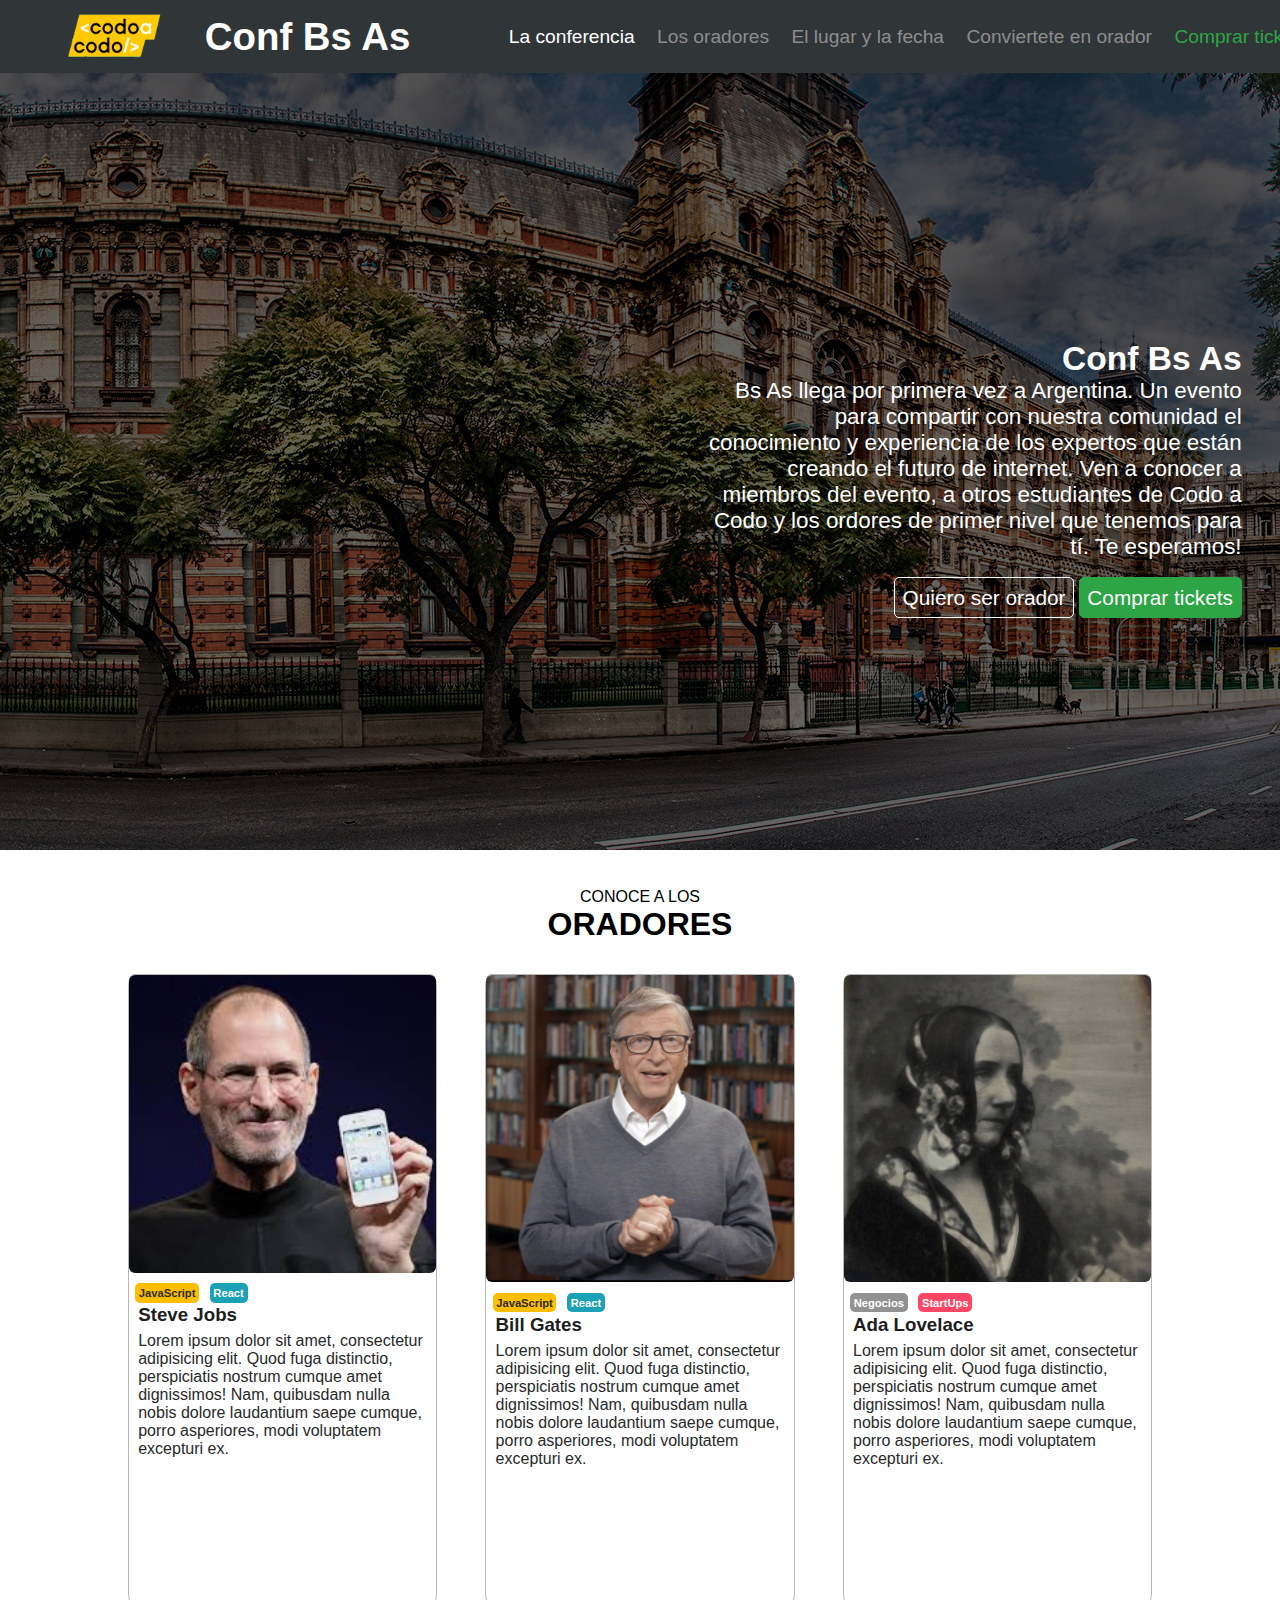
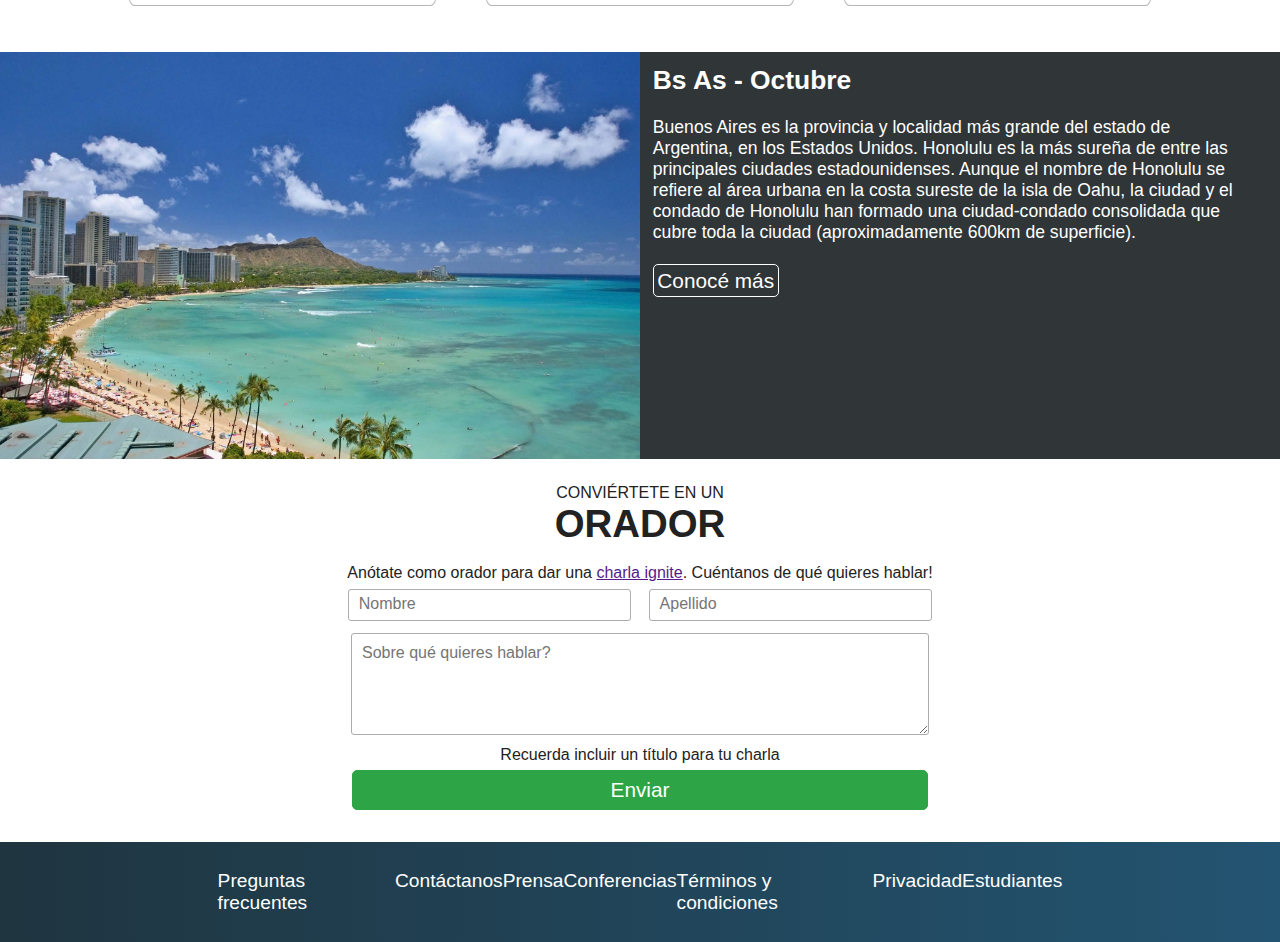
<file: index.html>
<!DOCTYPE html>
<html lang="en">
<head>
    <meta charset="UTF-8">
    <meta http-equiv="X-UA-Compatible" content="IE=edge">
    <meta name="viewport" content="width=h1, initial-scale=1.0">
    <title>Inicio</title>
    <link rel="stylesheet" href="./css/style.css">
</head>
<body>
    <nav class="flex-conteiner-nav">
        <img src="./img/codoacodo.png" alt="">

        <h1 class="caja2">Conf Bs As</h1>

        <ul class="caja3">
            <li> <a href="" id="select">La conferencia</a> </li>
            <li> <a href="" >Los oradores</a> </li>
            <li> <a href="">El lugar y la fecha</a> </li>
            <li> <a href="">Conviertete en orador</a> </li>
            <li> <a href="comprar.html" id="comprar">Comprar tickets</a> </li>
        </ul>
    </nav>

    <main>

        <div class="flex-conteiner2">

            <div class="c2_caja1">
                <h2>Conf Bs As</h2>
                <p>Bs As llega por primera vez a Argentina. Un evento para compartir con nuestra comunidad el conocimiento y experiencia de los expertos que están creando el futuro de internet. Ven a conocer a miembros del evento, a otros estudiantes de Codo a Codo y los ordores de primer nivel que tenemos para tí. Te esperamos!</p>
            </div>

            <div class="c2_caja2">
                <button class="boton1" >Quiero ser orador</button>
                <button class="boton2">Comprar tickets</button>
            </div>

        </div>
        
        <div class="flex-conteiner3">

            <div class="c3_caja1">
                <label for="">CONOCE A LOS</label>
                <h2>ORADORES</h2>
            </div>

                <div class="c3_caja2">

                    <img src="./img/steve.jpg" alt="">
                    <label for="" id="e_java" class="etiquetas">JavaScript</label>
                    <label for="" id="e_react" class="etiquetas">React</label>
                    <h3 class="titulo">Steve Jobs</h3>
                    <p class="parrafo">Lorem ipsum dolor sit amet, consectetur adipisicing elit. Quod fuga distinctio, perspiciatis nostrum cumque amet dignissimos! Nam, quibusdam nulla nobis dolore laudantium saepe cumque, porro asperiores, modi voluptatem excepturi ex.</p>

                </div>

                <div class="c3_caja3">

                    <img src="./img/bill.jpg" alt="">
                    <label for="" id="e_java" class="etiquetas">JavaScript</label>
                    <label for="" id="e_react" class="etiquetas">React</label>
                    <h3 class="titulo">Bill Gates</h3>
                    <p class="parrafo">Lorem ipsum dolor sit amet, consectetur adipisicing elit. Quod fuga distinctio, perspiciatis nostrum cumque amet dignissimos! Nam, quibusdam nulla nobis dolore laudantium saepe cumque, porro asperiores, modi voluptatem excepturi ex.</p>

                </div>

                <div class="c3_caja4">

                    <img src="./img/ada.jpeg" alt="">
                    <label for="" id="e_negocios" class="etiquetas">Negocios</label>
                    <label for="" id="e_startups" class="etiquetas">StartUps</label>
                    <h3 class="titulo">Ada Lovelace</h3>
                    <p class="parrafo">Lorem ipsum dolor sit amet, consectetur adipisicing elit. Quod fuga distinctio, perspiciatis nostrum cumque amet dignissimos! Nam, quibusdam nulla nobis dolore laudantium saepe cumque, porro asperiores, modi voluptatem excepturi ex.</p>

                </div>


        </div>

        <section class="flex-conteiner4">
            
            <img src="./img/honolulu.jpg" alt="" class="c4_caja1">
            <div class="c4_caja2">
                <h2>Bs As - Octubre</h2> <br>
                <p>Buenos Aires es la provincia y localidad más grande del estado de Argentina, en los Estados Unidos. Honolulu es la más sureña de entre las principales ciudades estadounidenses. Aunque el nombre de Honolulu se refiere al área urbana en la costa sureste de la isla de Oahu, la ciudad y el condado de Honolulu han formado una ciudad-condado consolidada que cubre toda la ciudad (aproximadamente 600km de superficie).</p> <br>
                <button class="boton1">Conocé más</button>
            </div>

        </section>

        <form action="" class="formulario">

            <label>CONVIÉRTETE EN UN</label> <h2>ORADOR</h2>
            <br>
            <P>Anótate como orador para dar una <a href="">charla ignite</a>. Cuéntanos de qué quieres hablar!</P>
            <input type="text" class="paraInputs" placeholder="Nombre">
            <input type="text" class="paraInputs" placeholder="Apellido">
            <br>
            <textarea name="" id="" cols="30" rows="10" class="paraInputs"placeholder="Sobre qué quieres hablar?"></textarea>
            <P>Recuerda incluir un título para tu charla</P>
            <button class="boton2">Enviar</button>
        </form>

        <footer>
            <ul class="caja3" id="navFooter">
                <li><a href="">Preguntas frecuentes</a></li>
                <li><a href="">Contáctanos</a></li>
                <li><a href="">Prensa</a></li>
                <li><a href="">Conferencias</a></li>
                <li><a href="">Términos y condiciones</a></li>
                <li><a href="">Privacidad</a></li>
                <li><a href="">Estudiantes</a></li>
            </ul>
        </footer>
    </main>
</body>
</html>
</file>
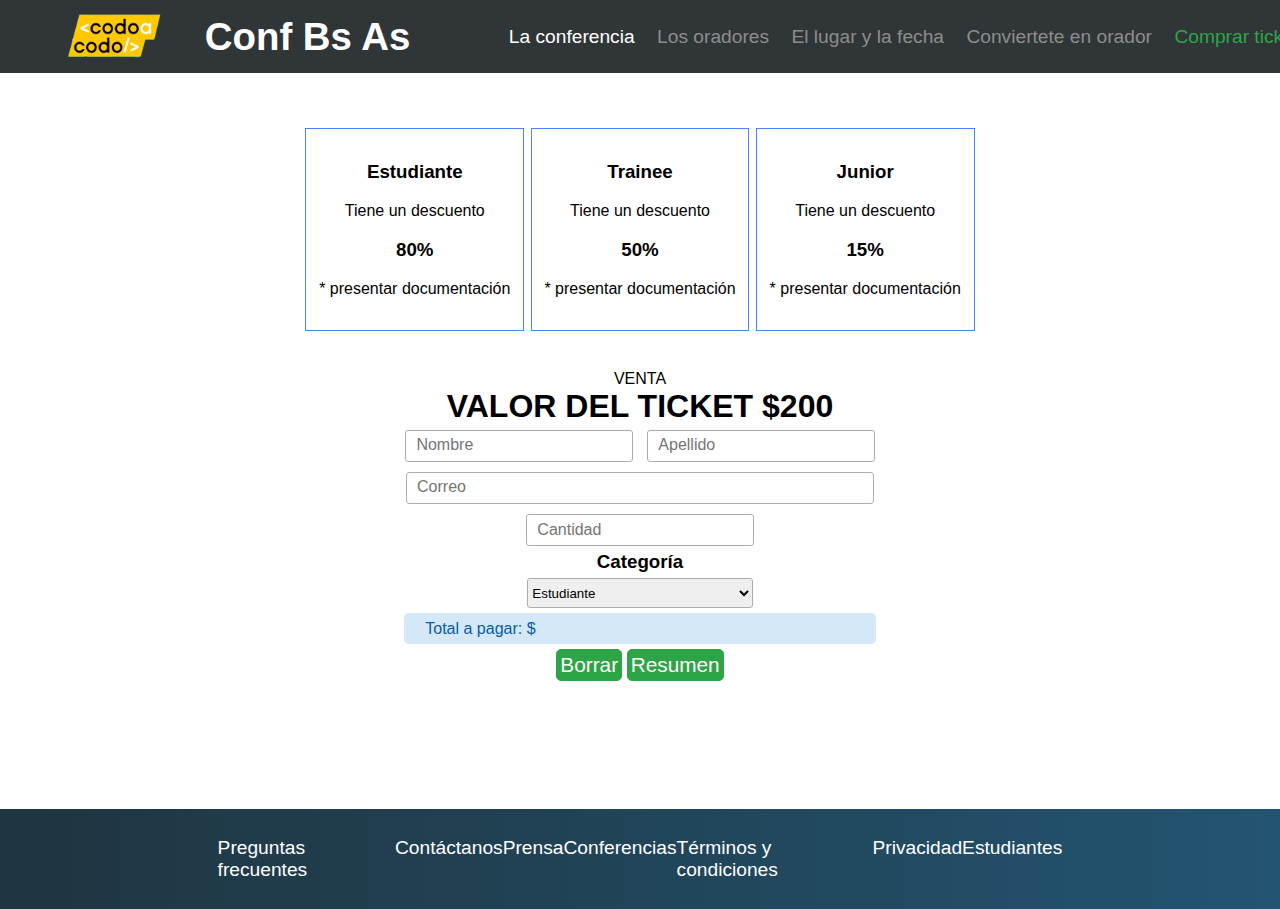
<file: comprar.html>
<!DOCTYPE html>
<html lang="en">
<head>
    <meta charset="UTF-8">
    <meta http-equiv="X-UA-Compatible" content="IE=edge">
    <meta name="viewport" content="width=device-width, initial-scale=1.0">
    <title>Comprar tickets</title>
    <link rel="stylesheet" href="./css/style.css">
    <link rel="stylesheet" href="./css/styleComprar.css">
</head>
<body>
    <nav class="flex-conteiner-nav">
        <img src="./img/codoacodo.png" alt="">

        <h1 class="caja2">Conf Bs As</h1>

        <ul class="caja3">
            <li> <a href="index.html" id="select">La conferencia</a> </li>
            <li> <a href="" >Los oradores</a> </li>
            <li> <a href="">El lugar y la fecha</a> </li>
            <li> <a href="">Conviertete en orador</a> </li>
            <li> <a href="" id="comprar">Comprar tickets</a> </li>
        </ul>
    </nav>

    <section class="cont">
        <div class="cont_caja">
            <h3>Estudiante</h3>
            <p>Tiene un descuento</p>
            <h3>80%</h3>
            <p>* presentar documentación</p>
        </div>
        <div class="cont_caja">
            <h3>Trainee</h3>
            <p>Tiene un descuento</p>
            <h3>50%</h3>
            <p>* presentar documentación</p>
        </div>
        <div class="cont_caja">
            <h3>Junior</h3>
            <p>Tiene un descuento</p>
            <h3>15%</h3>
            <p>* presentar documentación</p>
        </div>
    </section>

    <section class="sectionForm">
        <label for="">VENTA</label>
        <h2 class="sectionForm__h2">VALOR DEL TICKET $200</h2>
        <form action="" data-form>
            <input type="text" placeholder="Nombre" class="paraInputs">
            <input type="text" placeholder="Apellido" class="paraInputs"> <br>
            <input type="text" placeholder="Correo" class="paraInputs sectionForm__inputCorreo">
            <input type="number" placeholder="Cantidad" class="paraInputs" id="inputCantidad">
            <div>
                <h3>Categoría</h3>
                <select class="paraInputs" id="categoria">
                    <option value="0.20">Estudiante</option>
                    <option value="0.5">Trainer</option>
                    <option value="0.75">Junior</option>
                </select>
            </div>
            <p class="sectionForm__pagar" id="pTotal">Total a pagar: $</p>
            <button class="boton2 sectionForm__botones" id="btnBorrar">Borrar</button>
            <button class="boton2 sectionForm__botones" id="btnResumen">Resumen</button>
        </form>
    </section>

    <footer>
        <ul class="caja3" id="navFooter">
            <li><a href="">Preguntas frecuentes</a></li>
            <li><a href="">Contáctanos</a></li>
            <li><a href="">Prensa</a></li>
            <li><a href="">Conferencias</a></li>
            <li><a href="">Términos y condiciones</a></li>
            <li><a href="">Privacidad</a></li>
            <li><a href="">Estudiantes</a></li>
        </ul>
    </footer>

    <script src="./scripts/script.js"></script>
</body>
</html>
</file>
<file: css/style.css>
*{
    margin: 0%;
    padding: 0%;
    font-family: Arial, Helvetica, sans-serif;
}

.flex-conteiner-nav{
    display: flex;
    background-color: rgb(48, 53, 56);
    padding: 0% 4%;
    
    justify-content: space-between;
    align-items: center;

    color: white;
    font-size: 1.2rem;

    position:fixed ;
    width: 100%;

    z-index: 1;
}

.flex-conteiner-nav img{
    width: 10%;
}

.caja2{
    flex-basis: 20%;
 }

.caja3{
    flex-basis: 66%;
    display: flex;
    justify-content: space-evenly;
    list-style: none;
}


.caja3 li a{
    text-decoration: none;
    color: rgb(141, 141, 141);
 }

 #select{
    color: white;
 }

 #comprar{
    color: #2da546;
 }
.flex-conteiner2{
    width: 100%;
    height: 850px;
    background-image: linear-gradient(rgba(0, 0, 0, 0.61),rgba(0, 0, 0, 0.61)) , url(../img/ba1.jpg);
    background-position: center;
    background-repeat: no-repeat;
    color: white;
}

.c2_caja1{

    position: relative;
    top: 40%;
    right: 3%;

    text-align: right;
    margin: 0 0 0 58%;

    font-size: 1.4rem;
}

.c2_caja2{

    position: relative;
    top: 42%;
    right: 3%;

    text-align: right;
}

.boton1{
    border: 1px solid white;
    border-radius: 5px;
    background-color: rgba(0, 0, 0, 0);
    padding: 0.6%;
    color: white;
    font-size: 1.3rem;
}

.boton2{
    border: 1px solid #2da546;
    border-radius: 5px;
    background-color: #2da546;
    padding: 0.6%;
    color: white;
    font-size: 1.3rem;
}

.flex-conteiner3{
    display: flex;
    padding: 3% 4% 5%;
    
    flex-wrap: wrap;
    justify-content: space-between;
    align-items: center;
    width: 80%;
    height: 700px;
    margin: 0 auto;

}

.flex-conteiner3 * {
    padding: 1% 3%;
}


.c3_caja1{
    padding: 0;
    margin: 0 auto 3%;
    flex-basis: 100%;
    text-align: center;
}

.c3_caja1 label{
    margin: 0;
    padding: 0%;
}

.c3_caja1 h2{
    margin: 0;
    padding: 0%;
    font-size: 2rem;
}


.c3_caja2{
    
    padding: 0;
    border: 1px solid rgb(182, 182, 182);
    border-radius: 2%;
    width: 30%;
    height: 90%;
}

.c3_caja2 img{
    width: 100%;
    padding: 0;
    margin: 0 0 2% 0;
    border-radius: 2%;
}

.c3_caja3{
    
    padding: 0;
    border: 1px solid rgb(182, 182, 182);
    width: 30%;
    height: 90%;
    border-radius: 2%;
}

.c3_caja3 img{
    width: 100%;
    padding: 0;
    margin: 0 0 2% 0;
    border-radius: 2%;
}

.c3_caja4{
    
    padding: 0;
    border: 1px solid rgb(182, 182, 182);
    width: 30%;
    height: 90%;
    border-radius: 2%;
}

.c3_caja4 img{
    width: 100%;
    padding: 0;
    margin: 0 0 2% 0;
    border-radius: 2%;
}

.titulo{
    color: rgb(29, 29, 29);
}

.parrafo{
    color: rgb(41, 41, 41);
}

.etiquetas{

    border-radius: 5px;
    padding: 1.2%;
    margin: 0 0 0 2%;
    color: rgb(43, 43, 43);
    font-size: 0.7rem;
    font-weight: bold;
    background-color: #febe00;
}

#e_react{
    background-color: #1da1b7;
    color: white;
}

#e_negocios{
    background-color: #929292;
    color: white;
}

#e_startups{
    background-color: #ff4765;
    color: white;
}

.flex-conteiner4{
    display: flex;
}

.c4_caja1{
    width: 50%;
}

.c4_caja2{
    width: 50%;
    padding: 1% 3% 0 1%;
    background-color: rgb(48, 53, 56);


    color: white;
    font-size: 1.1rem;
}

.formulario{
    text-align: center;
    width: 50%;
    margin: 0 auto;
    padding: 2% 0;

    color:#222222;
}

.formulario h2{
    font-size: 2.4rem;
}

.paraInputs{
    width: 44%;
    margin: 1%;
    height: 30px;
    border: 1px #acacac solid;
    border-radius: 3px;
}

.paraInputs::placeholder{
    font-size: 1rem;
    padding: 10px;
}

.formulario textarea{
    height: 100px;
    width: 90%;
}


.formulario button{
    height: 40px;
    width: 90%;
    margin: 1% 0;
}

footer{
    display: flex;
    align-items: center;
    height: 100px;
    background: linear-gradient(90deg,#1f3540,#235471);
    
}

#navFooter{
    margin: 0 auto;
}

#navFooter li a{
    font-size: 1.2rem;
    color: white;
}

@media screen and (max-width: 768px) {
    
    .flex-conteiner-nav{
        flex-direction: column;
        position: static;
    }

    .flex-conteiner-nav img {
        width: 40%;
    }

    .caja3{
        margin: 10% 0;
        display: block;
        text-align: center;
    }

    .flex-conteiner2{
        height: auto;
        padding: 10% 0;

    }
    .c2_caja1{
        padding: 10%;
        margin: 0;
        text-align: justify;
        position: static;
        top: 0; right: 0;
        font-size: 1.1rem;
    }

    .c2_caja2{
        position: static;
        top: 0; right: 0;
        text-align: center;
    }

    .flex-conteiner3{
        height: auto;
        display: block;
    }

    .c3_caja2, .c3_caja3, .c3_caja4{
        width: auto;
        margin: 5% 0;
    }

    .flex-conteiner4{
        flex-direction: column;
    }

    .c4_caja1, .c4_caja2{
        width: auto;
        border: none;
    }

    .c4_caja2{
        padding: 3%;
    }

    footer{
        height: auto;
        padding: 3%;
    }

    .formulario{
        width: 97%;
    }
}
</file>
<file: css/styleComprar.css>
.cont{
    padding: 10% 0 3% 0;
    display: flex;
    justify-content: center;
}

.cont_caja{
    border: 1.2px rgb(74, 131, 255) solid;
    text-align: center;
    padding: 1% 1%;
    margin: 0 0.2rem;
}

.cont_caja *{
    margin: 10% 0;
}

.sectionForm{
    text-align: center;
    width: 40%;
    margin: 0 auto;
}

.sectionForm__h2{
    font-size: 2rem;
}

.sectionForm__inputCorreo{
    width: 91%;
}

.sectionForm__divTit{
    padding: 0 5%;
    display: flex;
    justify-content:space-between;
}

.sectionForm__pagar{
    background-color: rgb(212, 232, 248);
    margin: 0 4%;
    padding: 0.4rem 1.3rem;
    border-radius: 5px;
    color: rgb(7, 93, 163);
    text-align: left;
}

.sectionForm__botones{
    margin: 1% 0 25%;
}
</file>
